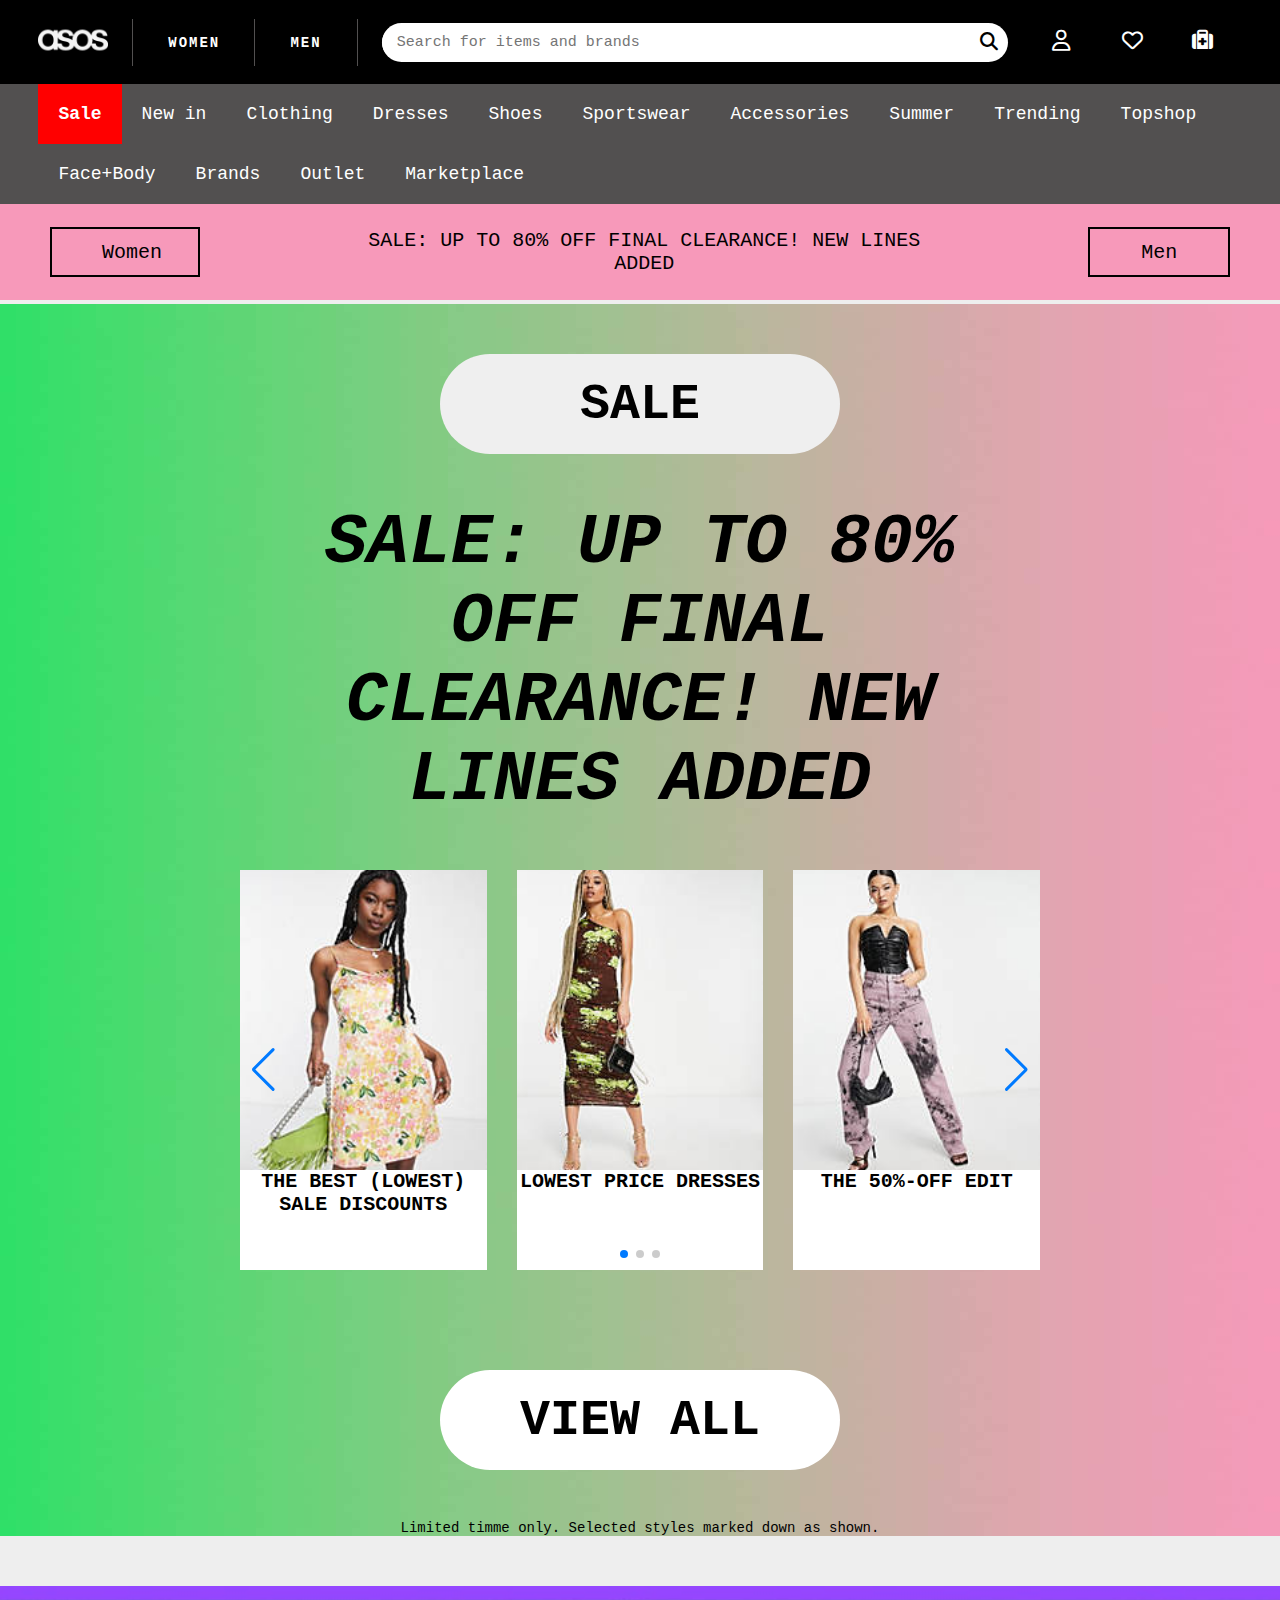
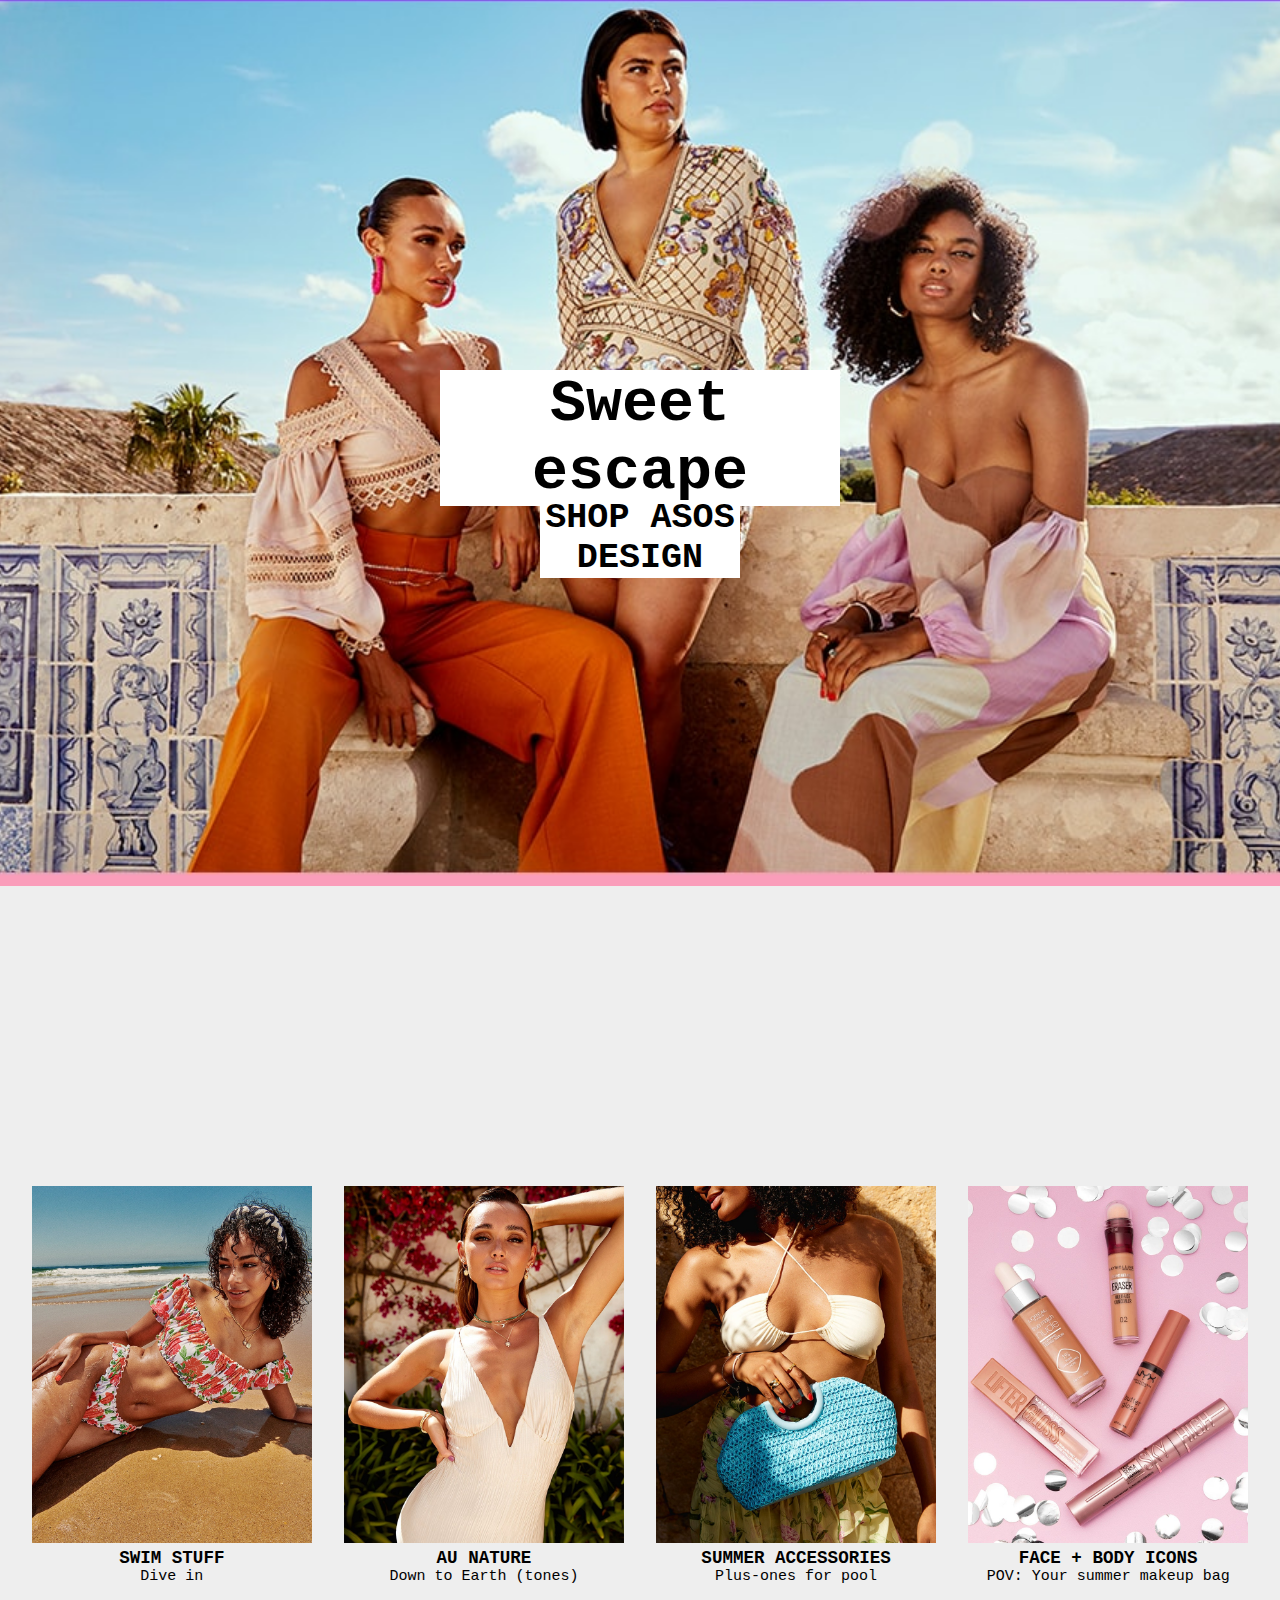
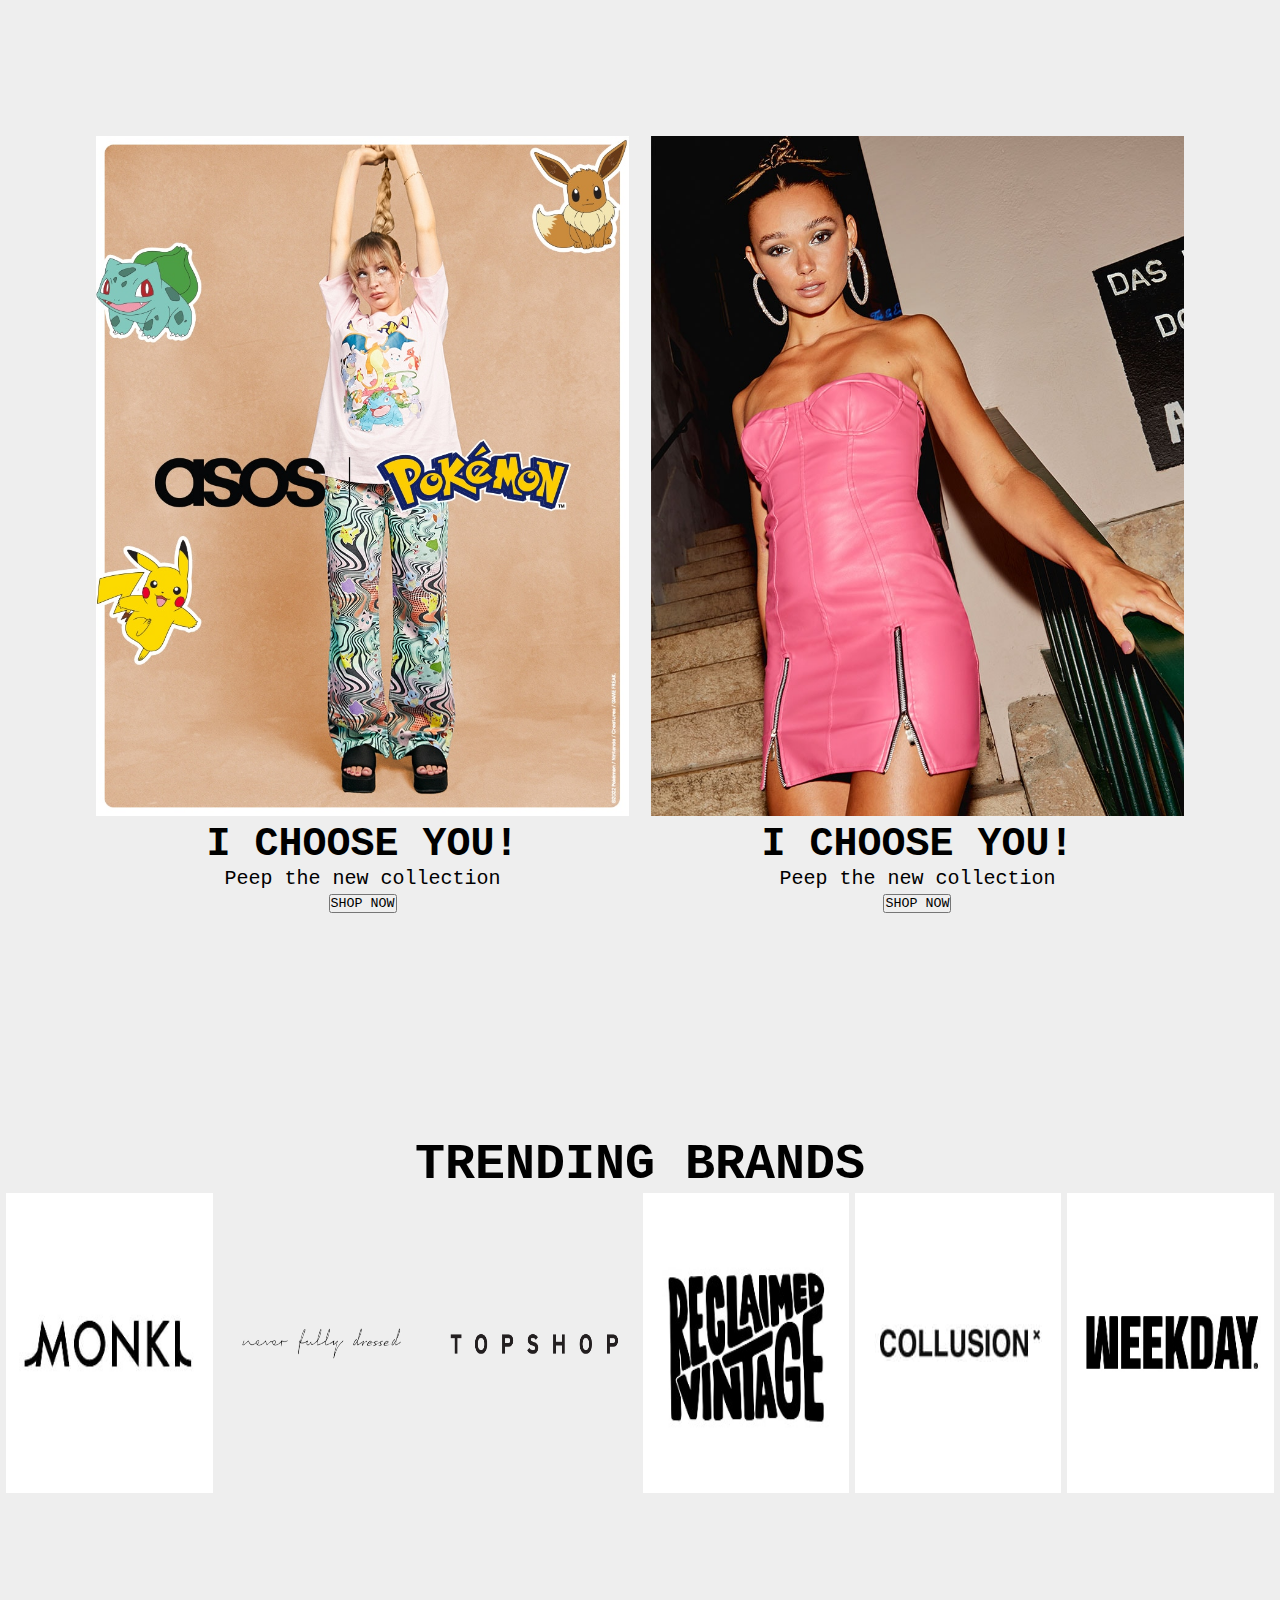
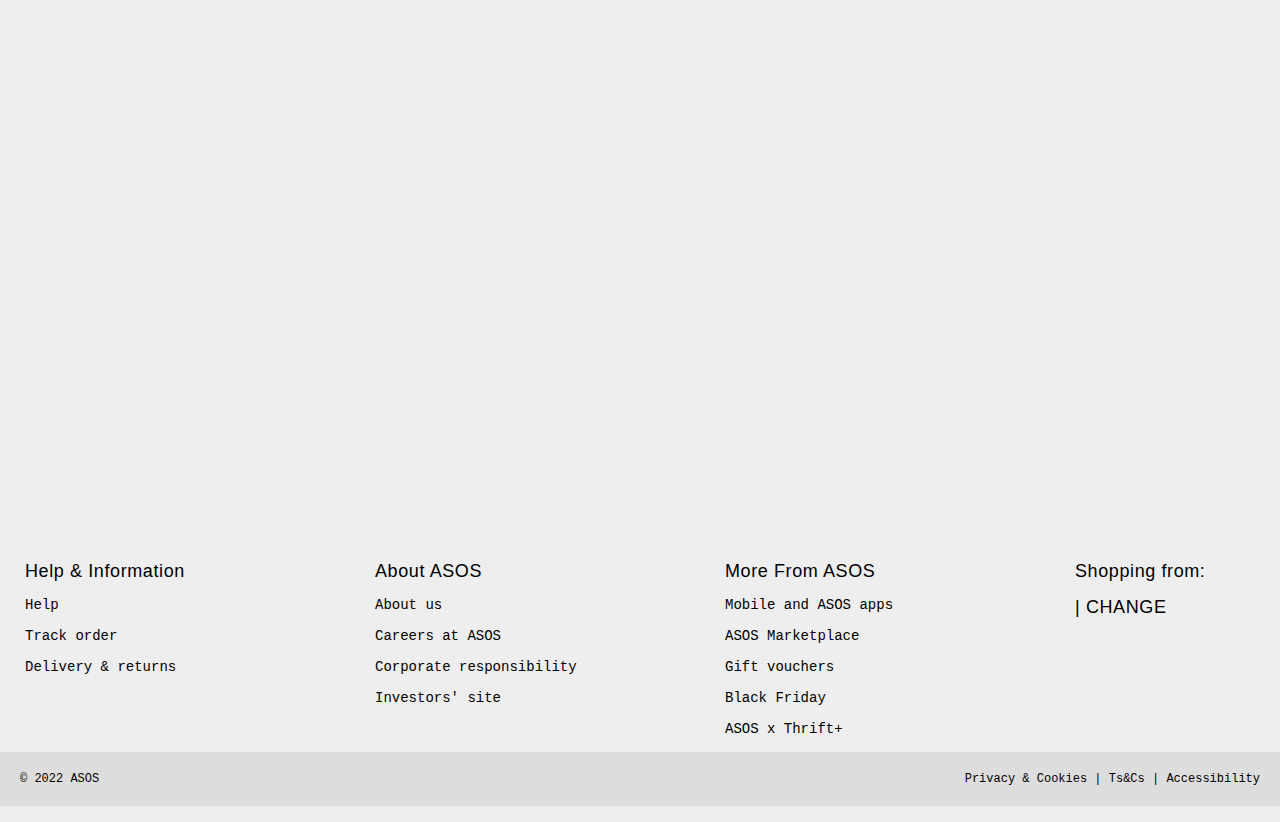
<file: women.html>
<!DOCTYPE html>
<html lang="en">
<head>
    <meta charset="UTF-8">
    <meta http-equiv="X-UA-Compatible" content="IE=edge">
    <meta name="viewport" content="width=device-width, initial-scale=1.0">
    <link rel="icon" href="favicon.png" type="image/x-icon">
    <title>Women</title>
    <link rel="stylesheet" href="https://cdnjs.cloudflare.com/ajax/libs/font-awesome/6.1.1/css/all.min.css">
    <link rel="stylesheet" href="./styles/women.css">
    <link
      rel="stylesheet"
      href="https://cdn.jsdelivr.net/npm/swiper/swiper-bundle.min.css"

    />
    <link rel="stylesheet" href="./Import Export/navbar.css">
    <link rel="stylesheet" href="./styles/navbar2.css">
</head>
<body>
        <div id="navbar"></div>
        <input type="checkbox" id="menu_bar">
        <label for="menu_bar" class="checkbtn"><i class="fa-solid fa-bars"></i></label>
    <div id="nav2"></div>
    <div id="saleposter">
        <button><a href="women_sale.html">Women</a></button>
        <p>SALE: UP TO 80% OFF FINAL CLEARANCE! NEW LINES ADDED</p>
        <button><a href="gaurav/product_page.html">Men</a></button>
    </div>
    <div id="salep" >
        <button>SALE</button>
        <h1>SALE: UP TO 80% OFF FINAL CLEARANCE! NEW LINES ADDED</h1>
        <div class="swiper mySwiper">
            <div class="swiper-wrapper">
              <div class="swiper-slide">
                <img src="./images/10001.jpg" alt="">
                <p>THE BEST (LOWEST) SALE DISCOUNTS</p>
              </div>
              <div class="swiper-slide">
                <img src="./images/10002.jpg" alt="">
                <p>LOWEST PRICE DRESSES</p>
              </div>
              <div class="swiper-slide">
                <img src="./images/10003.jpg" alt="">
                <p>THE 50%-OFF EDIT</p>
              </div>
              <div class="swiper-slide">
                <img src="./images/10004.jpg" alt="">
                <p>SHORTS & TROUSERS</p>
              </div>
              <div class="swiper-slide">
                <img src="./images/10005.jpg" alt="">
                <p>TOPS</p>
              </div>
              <div class="swiper-slide">
                <img src="./images/10006.jpg" alt="">
                <p>LOWEST PRICE ACCESSORIES</p>
              </div>
              <div class="swiper-slide">
                <img src="./images/10007.jpg" alt="">
                <p>FOOTWEAR</p>
              </div>
             
            </div>
            <div class="swiper-button-next"></div>
            <div class="swiper-button-prev"></div>
            <div class="swiper-pagination"></div>
          </div>
          <button id="salebut"><a href="women_sale.html">VIEW ALL</a></button>
          <p>Limited timme only. Selected styles marked down as shown.</p>

    </div>
    <div id="sweetescape">
        <div id="d1"><h1>Sweet escape</h1></div>
        <div id="d2"><h3>SHOP ASOS DESIGN</h3></div>
        
    </div>

    <div id="cat">
      
      <div>
        <img src="./images/10009.jpg" alt="">
        <h3>SWIM STUFF</h3>
        <p>Dive in</p>
      </div>
      <div>
        <img src="./images/10010.jpg" alt="">
        <h3>AU NATURE</h3>
        <p>Down to Earth (tones)</p>
      </div>
      <div>
        <img src="./images/10011.jpg" alt="">
        <h3>SUMMER ACCESSORIES</h3>
        <p>Plus-ones for pool</p>
      </div>
      <div>
        <img src="./images/10012.jpg" alt="">
        <h3>FACE + BODY ICONS</h3>
        <p>POV: Your summer makeup bag</p>
      </div>
    </div>
    <div id="poke">
      <div>
        <img src="./images/10013.jpg" alt="">
        <h1>I CHOOSE YOU!</h1>
        <p>Peep the new collection</p>
        <button>SHOP NOW</button>
      </div>
      <div>
        <img src="./images/10014.jpg" alt="">
        <h1>I CHOOSE YOU!</h1>
        <p>Peep the new collection</p>
        <button>SHOP NOW</button>
      </div>
      
    </div>
    <div id="brnd">
      <h4>TRENDING BRANDS</h4>
      <div> 
        <img src="./images/10015.jpg" alt="">
        <img src="./images/10016.png" alt="">
        <img src="./images/10017.png" alt="">
        <img src="./images/10018.jpg" alt="">
        <img src="./images/10019.jpg" alt="">
        <img src="./images/10020.png" alt="">
      </div>
      
    </div>
    <!-- <div id="futter"></div> -->
    <footer></footer>
    <div id="last"></div>

    <script src="https://cdn.jsdelivr.net/npm/swiper/swiper-bundle.min.js"></script>



    <script>
        var swiper = new Swiper(".mySwiper", {
          slidesPerView: 3,
          spaceBetween: 30,
          slidesPerGroup: 3,
          loop: true,
          loopFillGroupWithBlank: true,
          pagination: {
            el: ".swiper-pagination",
            clickable: true,
          },
          navigation: {
            nextEl: ".swiper-button-next",
            prevEl: ".swiper-button-prev",
          },
        });
      </script>

</body>
</html>
<script src="./scripts/women.js" type="module"></script>
</file>
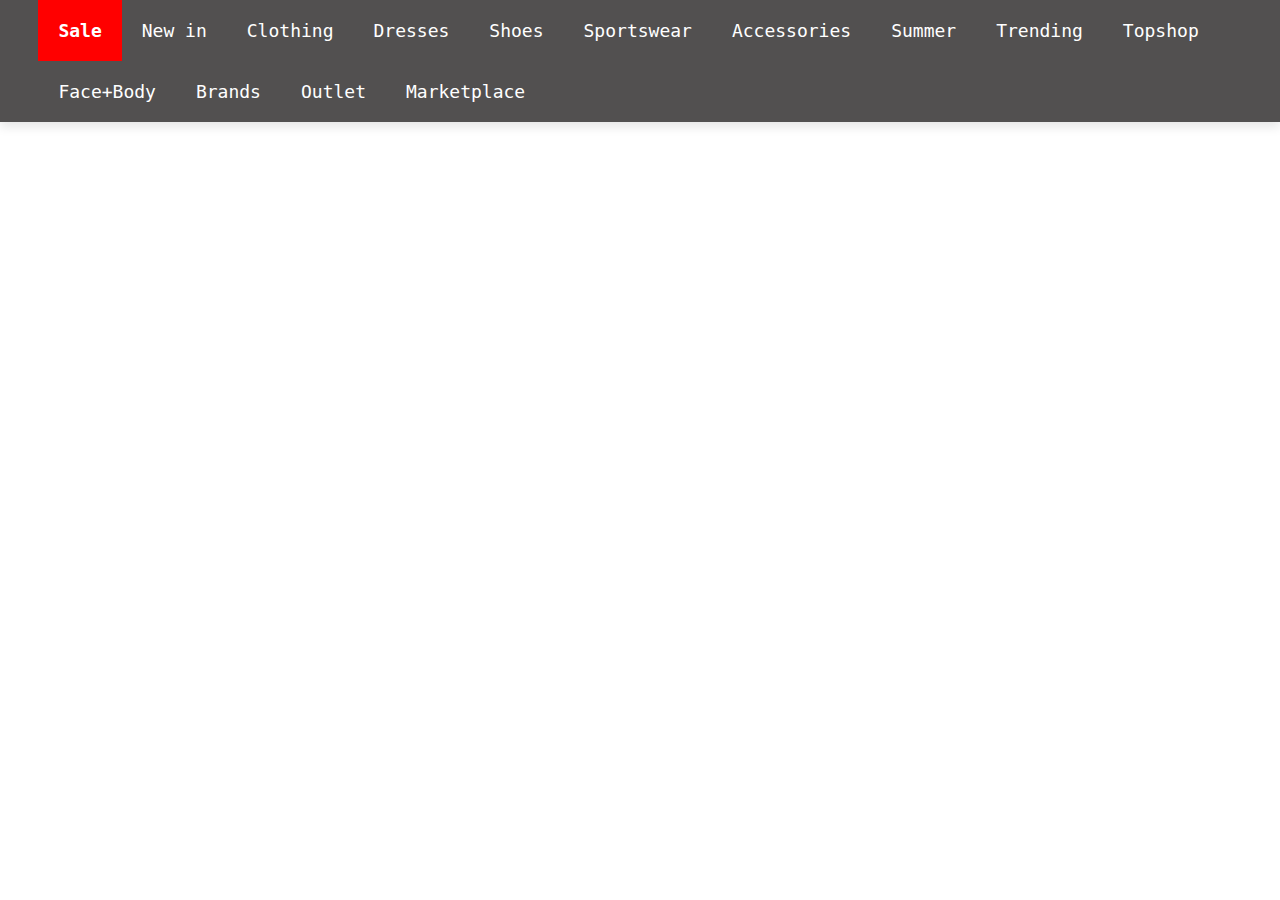
<file: women_accessories.html>
<!DOCTYPE html>
<html lang="en">
<head>
    <meta charset="UTF-8">
    <meta http-equiv="X-UA-Compatible" content="IE=edge">
    <meta name="viewport" content="width=device-width, initial-scale=1.0">
    <title>Document</title>
    <link rel="stylesheet" href="./styles/navbar2.css">
    <style>
        #container{
           margin: 50px auto;
           display: grid;
           grid-template-columns: repeat(3,1fr);
           gap: 30px;
           justify-content: center;
           align-items: center;
       }
       #container div{
           text-align: center;
           font-size: 15px;
       }
   </style>
</head>
<body>
    <div id="navbar"></div>
    <input type="checkbox" id="menu_bar">
    <label for="menu_bar" class="checkbtn"><i class="fa-solid fa-bars"></i></label>
    <div id="nav2"></div>
    <div id="container"></div>
    <div id="futter"></div>
</body>
</html>
<script src="./scripts/women_sale.js" type="module"></script>
</file>
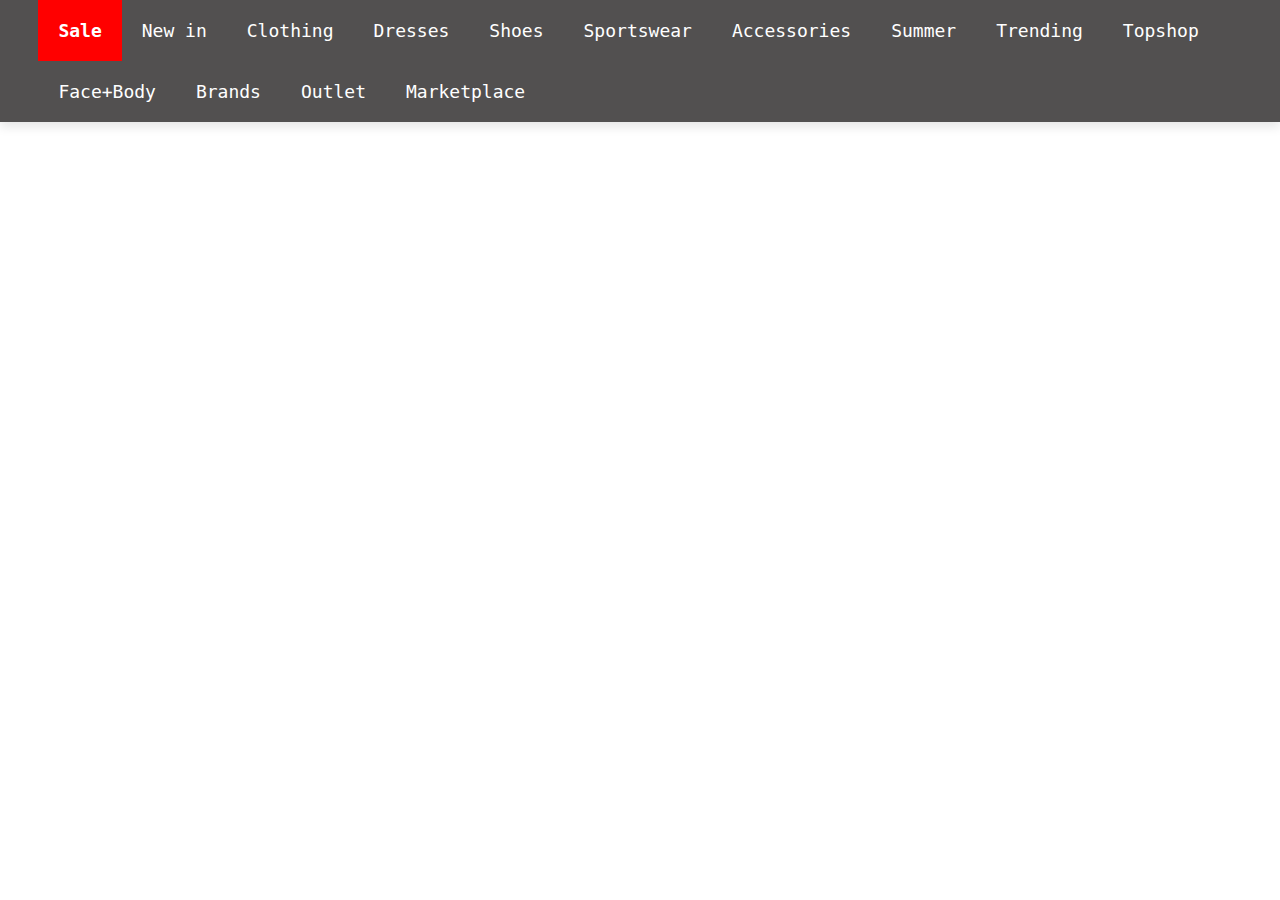
<file: women_clothing.html>
<!DOCTYPE html>
<html lang="en">
<head>
    <meta charset="UTF-8">
    <meta http-equiv="X-UA-Compatible" content="IE=edge">
    <meta name="viewport" content="width=device-width, initial-scale=1.0">
    <title>Document</title>
    <link rel="stylesheet" href="./styles/navbar2.css">
    <style>
         #container{
            margin: 50px auto;
            display: grid;
            grid-template-columns: repeat(3,1fr);
            gap: 30px;
            justify-content: center;
            align-items: center;
        }
        #container div{
            text-align: center;
            font-size: 15px;
        }
    </style>
</head>
<body>
    <div id="navbar"></div>
    <input type="checkbox" id="menu_bar">
    <label for="menu_bar" class="checkbtn"><i class="fa-solid fa-bars"></i></label>
    <div id="nav2"></div>
    <div id="container"></div>
    <div id="futter"></div>
    
</body>
</html>
<script src="./scripts/women_clothing.js" type="module"></script>
</file>
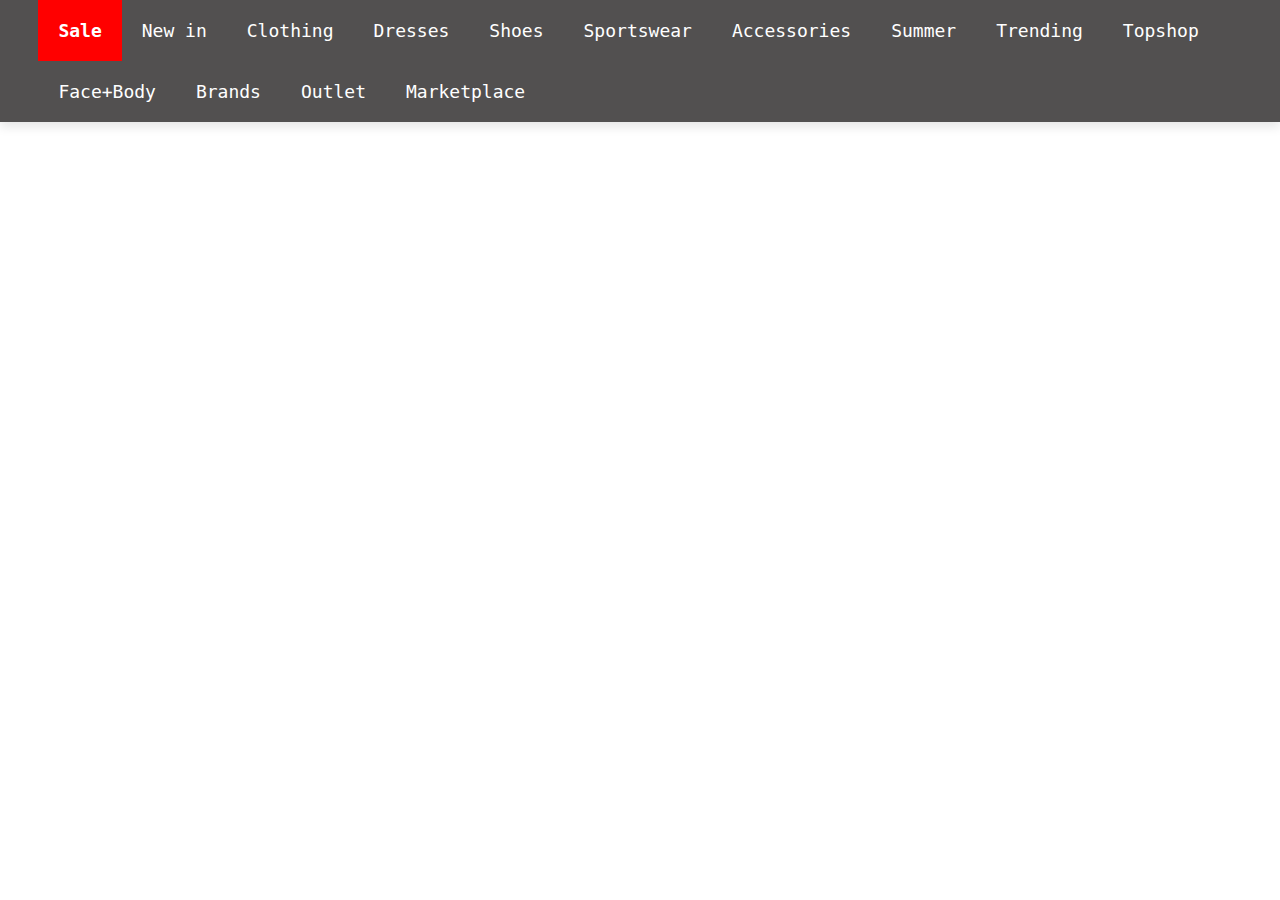
<file: women_face+body.html>
<!DOCTYPE html>
<html lang="en">
<head>
    <meta charset="UTF-8">
    <meta http-equiv="X-UA-Compatible" content="IE=edge">
    <meta name="viewport" content="width=device-width, initial-scale=1.0">
    <title>Document</title>
    <link rel="stylesheet" href="./styles/navbar2.css">
    <style>
        #container{
           margin: 50px auto;
           display: grid;
           grid-template-columns: repeat(3,1fr);
           gap: 30px;
           justify-content: center;
           align-items: center;
       }
       #container div{
           text-align: center;
           font-size: 15px;
       }
       #container div:nth-child(6){
        display:none;
       }
   </style>
</head>
<body>
    <div id="navbar"></div>
    <input type="checkbox" id="menu_bar">
    <label for="menu_bar" class="checkbtn"><i class="fa-solid fa-bars"></i></label>
    <div id="nav2"></div>
    <div id="container"></div>
    <div id="futter"></div>
</body>
</html>
<script src="./scripts/women_body+bath.js" type="module"></script>
</file>
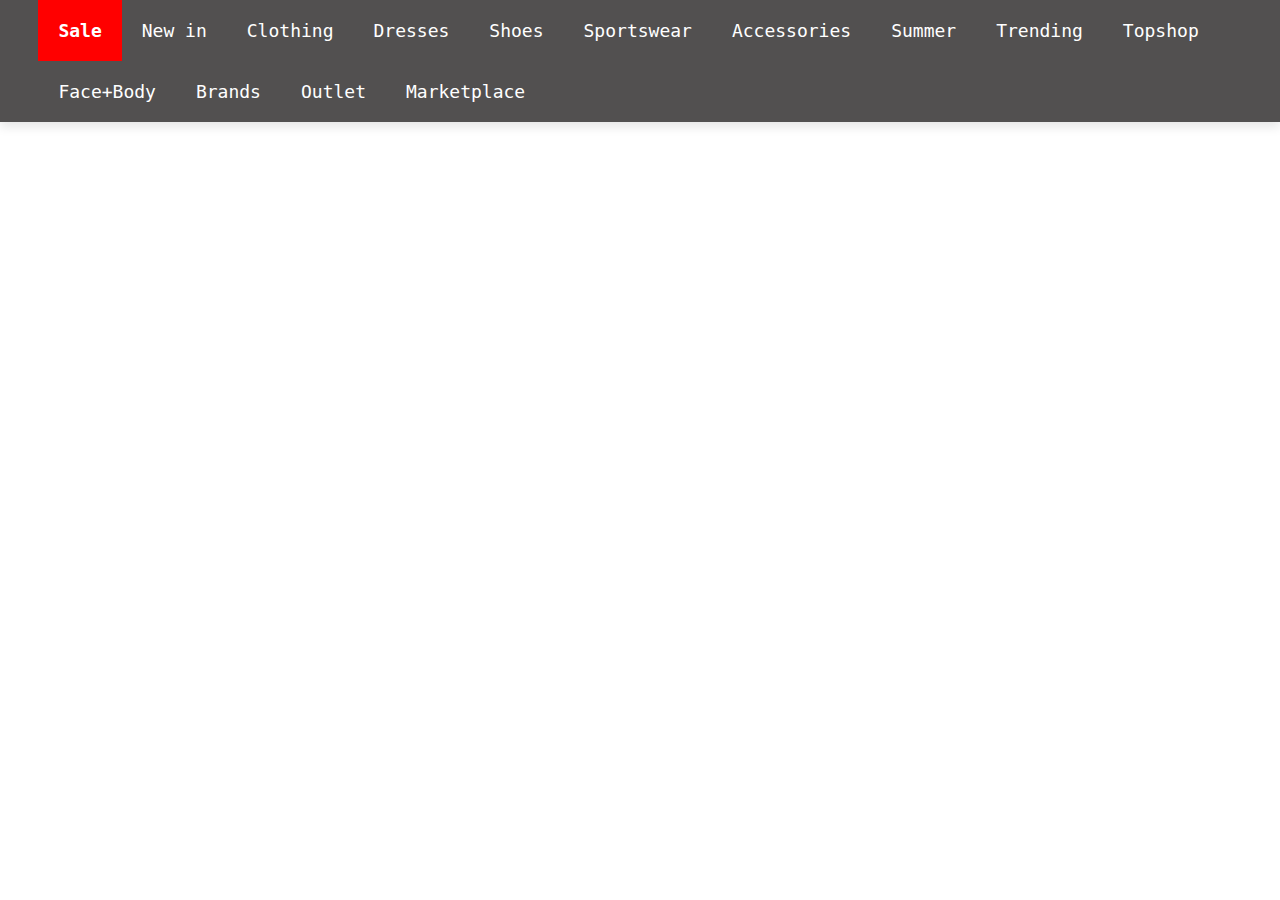
<file: women_product.html>
<!DOCTYPE html>
<html lang="en">
<head>
    <meta charset="UTF-8">
    <meta http-equiv="X-UA-Compatible" content="IE=edge">
    <meta name="viewport" content="width=device-width, initial-scale=1.0">
    <title>ProductDetail</title>
    <link rel="stylesheet" href="./styles/navbar2.css">
    <link rel="stylesheet" href="https://cdnjs.cloudflare.com/ajax/libs/font-awesome/6.1.1/css/all.min.css">

   <style>
    #container{
        margin: 100px auto;
        margin-left: 200px;
    }
    #container div{
        text-align: center;
        font-size: 20px;
    }
    #container div button{
        width: 200px;
        height: 50px;
        font-size: 20px;
        color: white;
        background-color: black;
    }
    #container div button:hover{
        padding-top: 20px;
        color: black;
        background-color: white;
        border: 2px solid black;
    }
   </style> 
</head>
<body>
    <div id="navbar"></div>
    <input type="checkbox" id="menu_bar">
    <label for="menu_bar" class="checkbtn"><i class="fa-solid fa-bars"></i></label>
    <div id="nav2"></div>
    <div id="container"></div>
    <div id="futter"></div>
</body>
</html>
<script src="./scripts/women_product.js" type="module"></script>
</file>
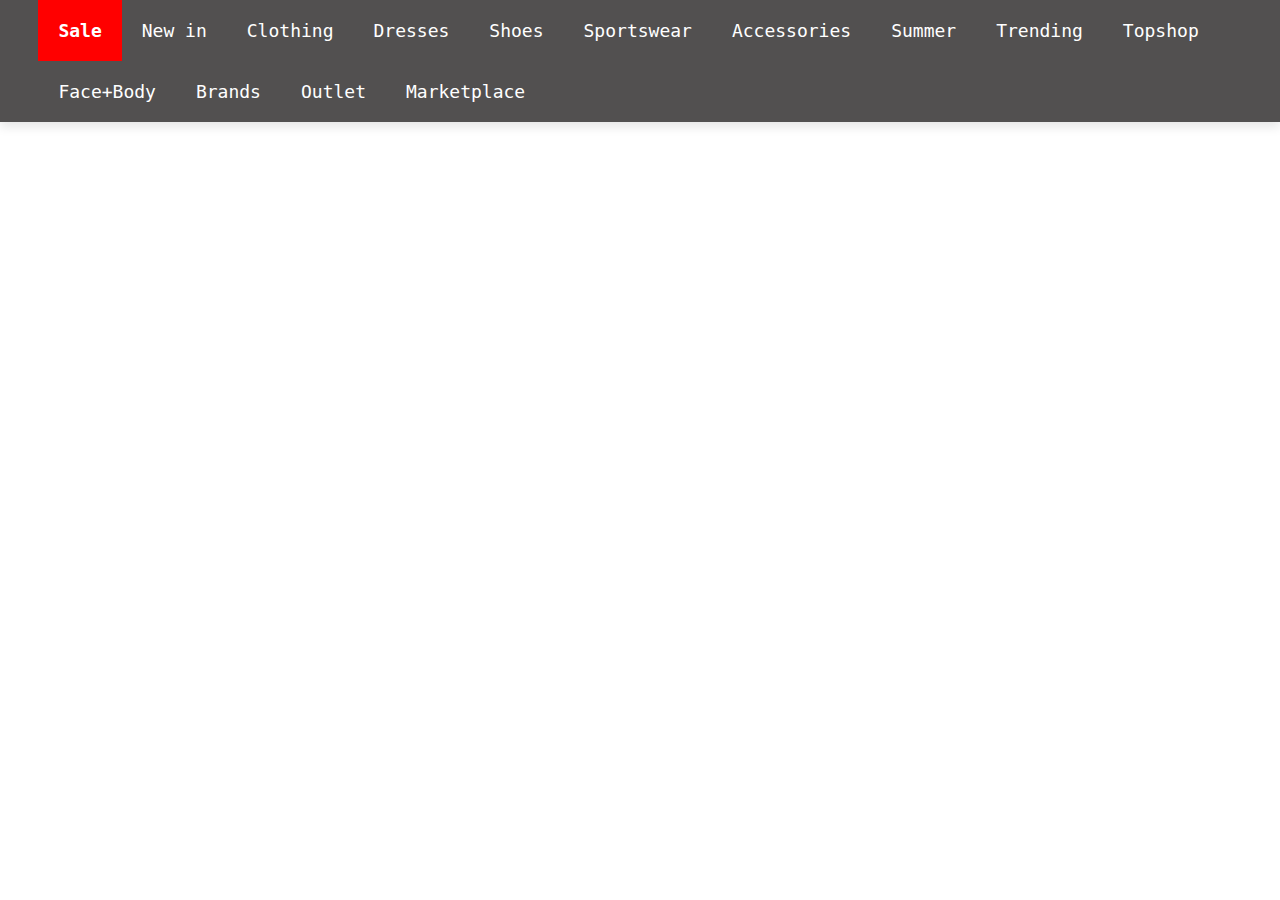
<file: women_shoes.html>
<!DOCTYPE html>
<html lang="en">
<head>
    <meta charset="UTF-8">
    <meta http-equiv="X-UA-Compatible" content="IE=edge">
    <meta name="viewport" content="width=device-width, initial-scale=1.0">
    <title>Document</title>
    <link rel="stylesheet" href="./styles/navbar2.css">
    <style>
        #container{
           margin: 50px auto;
           display: grid;
           grid-template-columns: repeat(3,1fr);
           gap: 30px;
           justify-content: center;
           align-items: center;
       }
       #container div{
           text-align: center;
           font-size: 15px;
       }
   </style>
</head>
<body>
    <div id="navbar"></div>
    <input type="checkbox" id="menu_bar">
    <label for="menu_bar" class="checkbtn"><i class="fa-solid fa-bars"></i></label>
    <div id="nav2"></div>
    <div id="container"></div>
    <div id="futter"></div>
</body>
</html>
<script src="./scripts/women_shoes.js" type="module"></script>
</file>
<file: styles/women.css>
#saleposter{
    width: 100%;
    background-color: #f799ba;
    margin: auto;
    display: flex;
    align-items: center;
    justify-content: space-between;
}
#saleposter p{
    margin: 25px 100px 25px 100px;
    font-size: 20px;
    text-align: center;

}
#saleposter button {
    margin:0 50px;
    width: 150px;
    height: 50px;
    font-size: 20px;
    background-color: #f799ba;
    border: 2px solid black;
    
}
#saleposter button a{
    background-color: #f799ba;
    margin:0 50px;
    width: 200px;
    height: 50px;
    font-size: 20px;
    color: black;
}
#salep{
    width: 100%;
    /* height: 800px; */
    margin: 4px 0;
    
    background-image:url(../images/hello.jpg);
    background-size: cover;
    background-position: center;
    justify-content: center;
    align-items: center;
    text-align: center;
    cursor: pointer;
}
#salep button{
    width: 400px;
    height: 100px;
    margin:50px ;
    border: none;
    border-radius: 50px;
    font-size: 50px;
    font-weight: bold;
    /* font-style: italic; */
    cursor: pointer;
}

#salep h1{
    margin: 0 25%;
    font-size: 70px;
    font-weight: bolder;
    font-style: italic;
}






html,
      body {
        position: relative;
        height: 100%;
      }

      body {
        background: #eee;
        font-family: Helvetica Neue, Helvetica, Arial, sans-serif;
        font-size: 14px;
        color: #000;
        margin: 0;
        padding: 0;
      }

      .swiper {
        width: 800px;
        height:400px ;
    
        padding: 200px;
        margin: 50px;

      }

      .swiper-slide {
        text-align: center;
        width:200px;
        height: 300PX;
        font-size: 20px;
        font-weight: bold;
        background: #fff;

        /* Center slide text vertically */
        display: -webkit-box;
        display: -ms-flexbox;
        display: -webkit-flex;
        display: block;
        -webkit-box-pack: center;
        -ms-flex-pack: center;
        -webkit-justify-content: center;
        justify-content: center;
        -webkit-box-align: center;
        -ms-flex-align: center;
        -webkit-align-items: center;
        align-items: center;
      }

      .swiper-slide img {
        display: block;
        width: 100%;
        height: 300px;
        /* height: 100%; */
        object-fit: cover;
      }
      #salebut{
        margin: auto;
        margin-top: 50px;
        width: 100px;
        height: 50px;
        margin-left: 45%;
        font-size: 20px;
        font-weight: bold;
        background-color: white;

      }
      #salebut a{
        color: black;
        background-color: white;
      }
      #sweetescape{
        width: 100%;
    height: 900px;
    margin: 50px 0;
    
    background-image:url(../images/10008.jpg);
    background-size: cover;
    background-position: center;
    justify-content: center;
    align-items: center;
    text-align: center;
    cursor: pointer;
      }
      #sweetescape #d1{
        width: 400px;
        height: 70px;
        font-size: 30px;
        font-weight: bold;
        margin: auto;
        padding-top: 30%;
        color:black;


      }
      #sweetescape #d1 h1{
        background-color: #fff;
      }
      #sweetescape #d2{
        width: 200px;
        height: 50px;
        font-size: 30px;
        font-weight: bold;
        margin: auto;
        padding-top: 10%;
        color:black;
        

      }
      #sweetescape #d2 h3{
        background-color: #fff;
      }

      #cat{
        margin-top: 0;
        width: 95%;
        height: 800px;
        margin: auto;
        /* border: 1px solid black; */
        display: flex;
        justify-content: space-between;
        align-items: center;
        
      }
      #cat div{
        width: 23%;
        height: 300px;
        text-align: center;
        font-size:15px;
      }
      #cat div img{
        width: 100%;
      }

      #poke{
        width: 85%;
        margin: auto;
        /* margin-top: 50px; */
        /* border: 1px solid black; */
        display: flex;
        justify-content: space-between;
        align-items: center;
        margin-bottom:500px ;
      }
      #poke div{
        width: 49%;
        height: 500px;
        text-align: center;
        font-size: 20px;
      }
      #poke div img{
        width: 100%;
      }
      #poke div button:hover{
        
        color:#fff;
        background-color: black;
      }
      #brnd{
        margin-top: 300px;
        width: 99%;
        margin: auto;
        height: fit-content;
        height: 1000px;
        /* border: 1px solid; */
        text-align: center;
        font-size: 50px;
        /* display: grid; */
        grid-template-columns: repeat(6,1fr);
        
        
      }
      #brnd h4{
        display: block;
      }
      #brnd div{
        display: flex;
        justify-content: space-between;

      }
      #brnd div img{
        width: 16.3%;
        height: 300px;
      }
</file>
<file: Import Export/navbar.css>
:root{
    --headerColor:rgb(248,248,248);
    --wordFont: 'futura-pt', sans-serif;
    
    --navbarColor: black;
}
*{
    
    padding: 0px;
    margin: 0px;
}
header{
    background-color: var(--headerColor);
    display: flex;
    
    padding-right: 35px;
    justify-content: flex-end;
}
header>#container{
    
    display: flex;
}
header>#container>div{
    cursor: pointer;
    font-family: var(--wordFont);
    font-size: 14px;
    padding: 5px 25px;
    border-left: 0.5px solid black;
    
}
header>#container>div:last-child{
    border-right: 0.5px solid black;
}
.circle_img{
    width: 15px;
    border-radius: 50%;
    
}

header>#container>div:hover{
    color: blue;
}
.circle_img:hover{
    
    
    border: 1px dashed black;
}

/* Navbar */


#navbar{
    display: flex;
    padding: 10px 14px;
    align-items: center;
    background-color: black;
    color: white;
    justify-content: space-evenly;
    flex-wrap: wrap;
}
#navbar>a>img{
    width: 70px;
    
}

.dropdown2{
  display: none;
  border-radius: 15px;
}

#first ul{
  display: flex;
  list-style: none;  
}
#first ul li{
  
  width: 50px;
  margin: 10px;
  padding: 10px;
  color: white;
  font-size: 21px;
}

#A:hover .dropdown2{
  display: block;
  position: absolute;
  width: 300px;
  margin-left: -50px;
  margin-top: 10px;
  background-color: white;
  z-index: 10; 
  
  
  
}
#first:hover .dropdown2 ul {
  display: block;
  
  
  
}
#first:hover .dropdown2 ul li {
  margin: 0px;
  
  display: flex;
  color: black;
  width: auto;
  
  border-bottom: 1px dotted black;
}
#first:hover .dropdown2 ul li a{
  cursor: pointer;
  text-decoration: none;
  color: black;
}
#first:hover .dropdown2 ul li:last-child{
  border-bottom: none;
}
#first:hover .dropdown2 ul li:first-child{
  background-color: #f1dbe2;
  justify-content: space-between;
  
  
}
#cancel{
  cursor: pointer;
}
#first:hover .dropdown2 ul li:first-child div{
  margin-left: 18px;
  
}

#first:hover .dropdown2 ul li i{
  margin-right: 15px;
  margin-left: 15px;
}
#first:hover .dropdown2 ul li:hover a{
  color:blue;

}
#first:hover .dropdown2 ul li:hover {
  color:blue;

}
#navbar>i{
    font-size: 22px;
    color: white;
    cursor: pointer;
    
}
#navbar>div>input{
    width: 50%;
    height: 35px;
    border-radius: 25px;
    padding-left: 15px;
    font-size: 15px;
    flex: 1;
    border: none;

}
#navbar>div:nth-child(3){
    border-right: 1px solid #525050;
}
#search_box{
    background-color: white;
    width: 50%;
    height: 39px;
    display: flex;
    border-radius: 30px;
    padding: 0px 10px 0px 0px;
    font-size: 15px;
    border: none;
    align-items: center;

}
#nav_men:hover, #nav_women:hover{
    background-color: #525050;;
}

#nav_men, #nav_women{
    
    padding: 15px 35px;
    border-left: 1px solid #525050;
    font-family: 'futura-pt', sans-serif;
    font-weight: 900;
    letter-spacing: 2px;
    
}

#nav_women{
    padding: 15px 10px 15px 35px;
}
#search_box>i{
    color: black;
    font-size: 18px;
    
}


/* section */
#section{
    display:grid;
    grid-template-columns: 10% 70% 10%;
    gap: 10px;
    place-content: center;
    justify-content: space-around;
    align-items: center;
    padding: 0px 35px;
    background-color: #9CF0E0;
}
#men, #women{
    border: 3px solid black;
    font-family: 'Futura-pt', 'Futura STD', Arial, Verdana, sans-serif;
    font-weight: 700;
    display: flex;
    justify-content: center;
    align-items: center;
    height: 28px;
    width: 80px;
    cursor: pointer;
    
}



.dropdown1{
    display: none;
    margin-left: 20px;
    position: absolute;
    gap: 20px;
    min-width: 120px;
    background-color: #fff;
    padding: 20px 16px;
    font-size: large;
    color: white;
}

strong{
    border: 1px solid;
    display: grid;
    text-align: center;
    position: relative;
    cursor: default;
    border: none;
    
}
  section{
    position: relative;
  }
  section>div{
    position: absolute;
    top: 50%;
    left: 50%;
    transform: translate(-50%, -50%);
    font-family: 'Futura-PT', 'FuturaStd', Tahoma, Arial, Verdana, sans-serif;
    
  }
  section>div>h1{
    color: white;
    letter-spacing: 1.5px;
    font-family: 'Futura-PT', 'FuturaStd', Tahoma, Arial, Verdana, sans-serif;
    font-size: 60px;
  }
  section>div>p{
    line-height: 40px;
    font-size: 18px;
    color: white;
    text-align: center;
    font-weight: lighter;
    font-family: 'Futura-PT', 'FuturaStd', Tahoma, Arial, Verdana, sans-serif;
    font-weight: 400;
    letter-spacing: 0.6px;
  }
  #grid_item{
    display: grid;
    margin-top: 35px;
    gap: 45px;
    grid-template-columns: repeat(2, 160px);
  }
  #grid_item>div{
    font-weight: 700;
    height: 40px;
    place-content: center;
    display: grid;
    background-color: white;
    cursor: pointer;
  }
  #grid_item>div:hover{
    background-color: black;
    color: white;
  }
  #footbar{
    top: 100%;
    width: 100vw;
    height: 80px;
    display: flex;
    margin: -0.7%;
    align-items: center;
    justify-content: space-around;
    background-color: black;
  }
  section>img{
    width: 100%;
  }
  .right{
    width: 255px;
    text-align: left;
    line-height: 21px;
    font-family: 'Futura-PT', 'FuturaStd', Tahoma, Arial, Verdana, sans-serif; 
    font-weight: 400;
    letter-spacing: 0.6px;
    font-size: 18px;
    color: white;
  }

  /* Bottom */
  #bottom{
    width: 100vw;
    background-color: white;
    height: 60px;
    display: grid;
    grid-template-columns: repeat(8, 30px);
    justify-content: center;
    align-items: center;
    gap: 45px;
    
  }
  .circle_img2{
    width: 30px;
    border-radius: 50%;
    cursor: pointer;
  }
  .circle_img2:hover{
    border: 1px dashed black;
  }
  .rectangle{
    font-size: 30px;
    color: white;
    height: 29px;
    background-color: blue;
  }

  /* footer */
  footer{
    display: grid;
    grid-template-columns: repeat(4, 350px);
    background-color: #EEEEEE;
    padding-top: 25px;
    padding-left: 25px;
  }
  footer>div>h3{
    margin-bottom: 15px;
    font-weight: bold;
    font-family: 'Futura-PT', 'FuturaStd', Tahoma, Arial, Verdana, sans-serif; 
    letter-spacing: 0.6px;
    font-size: 18px;
    font-weight: 400;
  }
  footer>div>p{
    margin-bottom: 15px;
    cursor: pointer;
  }
  footer>div>p:hover{
    color: blue;
  }
  
  footer>div>label:hover .circle_img{
    border: 1px dashed black;
  }
  footer>div>label+h3:hover{
    color: blue;
  }
  #last{
    font-family: var(--wordFont);
    font-size: 12px;
    background-color: #DDDDDD;
    display: flex;
    padding: 20px;
    justify-content: space-between;
  }
</file>
<file: styles/navbar2.css>
*{
    margin:0;
    padding: 0;
    box-sizing: border-box ;
    font-family:monospace;
    
    text-decoration: none;
    /* background-color: #fff; */
}
body{
    min-height: 100vh;
    
}
#nav2{
    width: 100%;
    /* height: 90px; */
    background: #525050;
    margin: auto;
    box-shadow: 0 5px 10px rgba(0,0,0,.1);
    padding: 0px 3%;
    display: flex;
    align-items: center;
    justify-content: space-between;
    z-index: 1000;
}

#nav2 ul{
    list-style: none;
}
#nav2 ul li{
    position: relative;
    float: left;
}
#nav2 ul li a{
    font-size: 18px;
    padding: 20px;
    color: white;
    display: block;
}
#nav2 ul #sale > a{
    background:red;
    font-weight: bold;
    
    /* color: red; */
}
#nav2 ul li a:hover{
    background-color: white;
    color: black;
}
#nav2 ul li ul{
    position: absolute;
    left: 0;
    width: 150px;
    background: #525050;
    display: none;
}
#nav ul li ul li{
    width: 100%;
    border-top: 1px solid rgba(0,0,0,.1);
}
#nav2 ul li:focus-within > ul,
#nav2 ul li:hover > ul{
    display: initial;
}


#menu_bar{
    display: none;
}
label{
    font-size: 30px;
    color: white;
    cursor: pointer;
    float: right;
    /* margin-right: 40px; */
    /* line-height: 80px; */
    display: none;
}








@media(max-width:991px){
    label{
        display: initial;
        font-size: 30px;
        color: #525050;
        margin: 20px 90% 20px 20px;
    }
    #nav2 {
        position: absolute;
        left: 0;right: 0;
        background: #525050;
        border-top: rgba(0,0,0,.1);
        display: none;
    }
    #nav2 ul li{
        width: 100%;

    }
    #nav2 ul li  ul{
        position: relative;
        width: 100%;
    }
    #nav2 ul li ul li{
        background:#525050;
    }
    #menu_bar:checked ~ #nav2{
        display: initial;
    }
}
</file>
